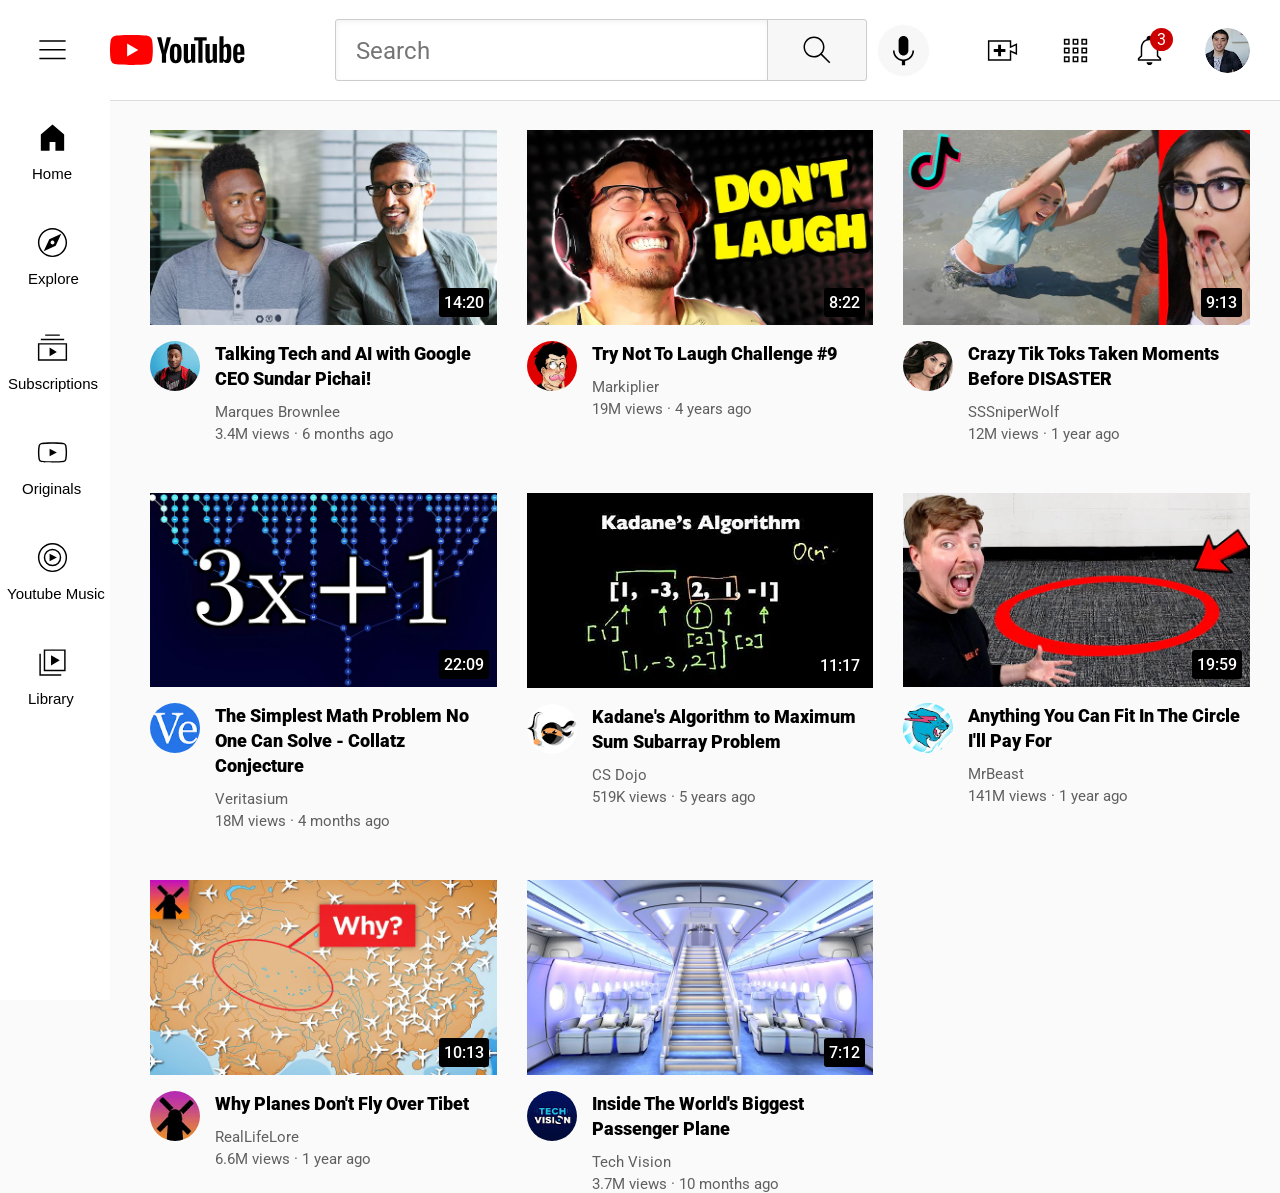
<file: index.html>
<!DOCTYPE html>
<html lang="en">
  <head>
    <meta charset="UTF-8">
    <meta name="viewport" content="width=device-width, initial-scale=1.0">
    <title>Youtube.com Clone</title>

    <link rel="preconnect" href="https://fonts.googleapis.com">
      <link rel="preconnect" href="https://fonts.gstatic.com" crossorigin>
      <link href="https://fonts.googleapis.com/css2?family=Roboto:wght@400;500;700&display=swap" rel="stylesheet">

      <link rel="stylesheet" href="styles/video-preview.css">
      <link rel="stylesheet" href="styles/header.css">
      <link rel="stylesheet" href="styles/general.css">
      <link rel="stylesheet" href="styles/sidebar.css">
  </head>

<!-- Comment
-->

  <body style="height: 1000px;">


    <header class="header">
            
        <div class="left-section">
          <img class="hamburger-menu" src="icons/hamburger-menu.svg" alt="">
          <img class="youtube-logo" src="icons/youtube-logo.svg" alt=""> 
          
        </div>

        <div class="middle-section">
          <input class="search-bar" type="text" placeholder="Search" >
          <button class="search-button">
            <img class="search-icon" src="icons/search.svg" alt="">
            <div class="tooltip">Search</div>
          </button>
          <button class="voice-search-button" >
            <img src="icons/voice-search-icon.svg" alt="">
            <div class="tooltip">Search with your voice</div>
          </button>
        </div>

        <div class="right-section">
          <div class="upload-container">
            <img class="upload" src="icons/upload.svg" alt="">
            <div class="tooltip">Create</div>
          </div>

          <div class="youtube-apps-container">
            <img class="youtube-apps" src="icons/youtube-apps.svg" alt="">
            <div class="tooltip">Youtube apps</div>
          </div>
          
          <div class="notifications-container">
            <img class="notifications" src="icons/notifications.svg" alt="">
            <div class="notifications-count">3</div>
            <div class="tooltip">Notifications</div>

          </div>
          <img class="my-channel" src="profiles/my-channel.jpeg" alt="">
        </div>
          
    </header>

    <sidebar class="sidebar">
        <div class="sidebar-link">
          <img class="home-icon" src="sidebar/home.svg" alt="">
          <p class="Home">Home</p>
        </div>

        <div class="sidebar-link">
          <img class="explore-icon" src="sidebar/explore.svg" alt="">
          <p class="Explore">Explore</p>
        </div>

        <div class="sidebar-link">
          <img class="subscriptions-icon" src="sidebar/subscriptions.svg" alt="">
          <p class="Subscriptions">Subscriptions</p>
        </div>

        <div class="sidebar-link">
          <img class="originals-icon" src="sidebar/originals.svg" alt="">
          <p class="Originals">Originals</p>
        </div>

        <div class="sidebar-link">
          <img class="youtube-music-icon" src="sidebar/youtube-music.svg" alt="">
          <p class="Youtube-Music">Youtube Music</p>
        </div>

        <div class="sidebar-link">
          <img class="library-icon" src="sidebar/library.svg" alt="">
          <p class="Library">Library</p>
        </div>

    </sidebar>

    <main>
      <section class="video-grid">

          <div class="video-preview">
            
            <div class="thumbnail-row">
              <div class="video-time-2">14:20</div>
              <a href="https://www.youtube.com/watch?v=n2RNcPRtAiY">
                <img class="thumbnail" src="thumbnails/thumbnail-1.webp">
              </a>
              
            </div>

            <div class="video-info-grid">

              <div class="channel-picture">
                <a href="https://www.youtube.com/c/mkbhd">
                  <img class="profile-picture" src="profiles/channel-1.jpeg">
                </a>
                
              </div>

              <div class="video-info">
                <p class="video-title">
                  Talking Tech and AI with Google CEO Sundar Pichai!
                </p>
                <p class="video-author">
                  Marques Brownlee
                </p>
                <p class="video-stats">
                  3.4M views &#183; 6 months ago
                </p>
              </div>

            </div>

          </div>

          <div class="video-preview">

            <div class="thumbnail-row">
              <div class="video-time">8:22</div>
              <a href="https://www.youtube.com/watch?v=mP0RAo9SKZk">
                <img class="thumbnail" src="thumbnails/thumbnail-2.webp">
              </a>
            </div>

            <div class="video-info-grid">

              <div class="channel-picture">
                <a href="https://www.youtube.com/c/markiplier">
                  <img class="profile-picture" src="profiles/channel-2.jpeg">
                </a>
                
              </div>

              <div class="video-info">
                <p class="video-title">
                  Try Not To Laugh Challenge #9
                </p>
                <p class="video-author">
                  Markiplier
                </p>
                <p class="video-stats">
                  19M views &#183; 4 years ago
                </p>
              </div>

            </div>

          </div>

          <div class="video-preview">

            <div class="thumbnail-row">
              <div class="video-time">9:13</div>
              <a href="https://www.youtube.com/watch?v=FgjPQQeTh1w">
                <img class="thumbnail" src="thumbnails/thumbnail-3.webp">
              </a>
              
            </div>

            <div class="video-info-grid">

              <div class="channel-picture">
                <a href="https://www.youtube.com/user/SSSniperWolf">
                  <img class="profile-picture" src="profiles/channel-3.jpeg">
                </a>
                
              </div>

              <div class="video-info">
                <p class="video-title">
                  Crazy Tik Toks Taken Moments Before DISASTER
                </p>
                <p class="video-author">
                  SSSniperWolf
                </p>
                <p class="video-stats">
                  12M views &#183; 1 year ago
                </p>
              </div>

            </div>

          </div>

          <div class="video-preview">

            <div class="thumbnail-row">
              <div class="video-time-2">22:09</div>
              <a href="https://www.youtube.com/watch?v=094y1Z2wpJg">
                <img class="thumbnail" src="thumbnails/thumbnail-4.webp">
              </a>
              
            </div>

            <div class="video-info-grid">
              <div class="channel-picture">
                <a href="https://www.youtube.com/c/veritasium">
                  <img class="profile-picture" src="profiles/channel-4.jpeg">
                </a>
                
              </div>

              <div class="video-info">
                <p class="video-title">
                  The Simplest Math Problem No One Can Solve - Collatz Conjecture
                </p>
                <p class="video-author">
                  Veritasium
                </p>
                <p class="video-stats">
                  18M views &#183; 4 months ago
                </p>
              </div>

            </div>

          </div>

          <div class="video-preview">

            <div class="thumbnail-row">
              <div class="video-time-2">11:17</div>
              <a href="https://www.youtube.com/watch?v=86CQq3pKSUw">
                <img class="thumbnail" src="thumbnails/thumbnail-5.webp">
              </a>
              
            </div>

            <div class="video-info-grid">

              <div class="channel-picture">
                <a href="https://www.youtube.com/c/CSDojo">
                  <img class="profile-picture" src="profiles/channel-5.jpeg">

                </a>
                
              </div>

              <div class="video-info">
                <p class="video-title">
                  Kadane's Algorithm to Maximum Sum Subarray Problem
                </p>
                <p class="video-author">
                  CS Dojo
                </p>
                <p class="video-stats">
                  519K views &#183; 5 years ago
                </p>
              </div>

            </div>

          </div>

          <div class="video-preview">

            <div class="thumbnail-row">
              <div class="video-time-2">19:59</div>
              <a href="https://www.youtube.com/watch?v=yXWw0_UfSFg">
                <img class="thumbnail" src="thumbnails/thumbnail-6.webp">
              </a>
              
            </div>

            <div class="video-info-grid">

              <div class="channel-picture">
                <a href="https://www.youtube.com/channel/UCX6OQ3DkcsbYNE6H8uQQuVA">
                  <img class="profile-picture" src="profiles/channel-6.jpeg">
                </a>
                
              </div>

              <div class="video-info">
                <p class="video-title">
                  Anything You Can Fit In The Circle I'll Pay For
                </p>
                <p class="video-author">
                  MrBeast
                </p>
                <p class="video-stats">
                  141M views &#183; 1 year ago
                </p>
              </div>

            </div>

          </div>

          <div class="video-preview">

            <div class="thumbnail-row">
              <div class="video-time-2">10:13</div>
              <a href="https://www.youtube.com/watch?v=fNVa1qMbF9Y">
                <img class="thumbnail" src="thumbnails/thumbnail-7.webp">
              </a>
              
            </div>

            <div class="video-info-grid">

              <div class="channel-picture">
                <a href="https://www.youtube.com/channel/UCP5tjEmvPItGyLhmjdwP7Ww">
                  <img class="profile-picture" src="profiles/channel-7.jpeg">
                </a>
                
              </div>

              <div class="video-info">
                <p class="video-title">
                  Why Planes Don't Fly Over Tibet
                </p>
                <p class="video-author">
                  RealLifeLore
                </p>
                <p class="video-stats">
                  6.6M views &#183; 1 year ago
                </p>
              </div>

            </div>

          </div>

          <div class="video-preview">

            <div class="thumbnail-row">
              <div class="video-time-2">7:12</div>
              <a href="https://www.youtube.com/watch?v=lFm4EM1juls">
                <img class="thumbnail" src="thumbnails/thumbnail-8.webp">
              </a>
              
            </div>

            <div class="video-info-grid">

              <div class="channel-picture">
                <a href="https://www.youtube.com/channel/UCHAK6CyegY22Zj2GWrcaIxg">
                  <img class="profile-picture" src="profiles/channel-8.jpeg">
                </a>
                
              </div>

              <div class="video-info">
                <p class="video-title">
                  Inside The World's Biggest Passenger Plane
                </p>
                <p class="video-author">
                  Tech Vision
                </p>
                <p class="video-stats">
                  3.7M views &#183; 10 months ago
                </p>
              </div>

            </div>

          </div>

      </section>
    </main>
      

  </body>
</html>
</file>
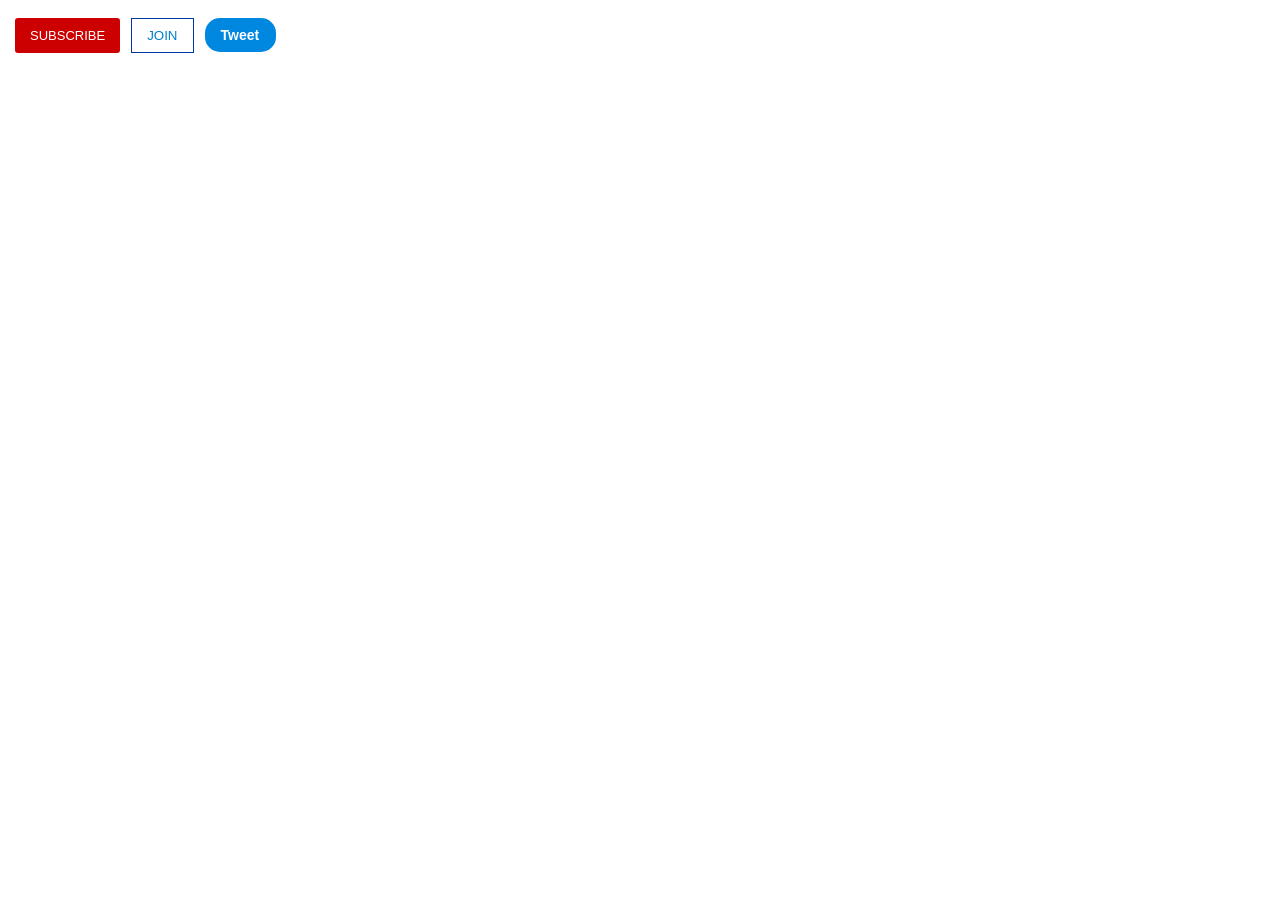
<file: practice/buttons.html>
<!DOCTYPE html>
<html lang="en">
<head>
  <meta charset="UTF-8">
  <meta name="viewport" content="width=device-width, initial-scale=1.0">
  <title>Buttons Practice</title>
  <link rel="stylesheet" href="buttons.css">

</head>
<body>
  <button class="subsribe-button">
    SUBSCRIBE
  </button>
  
  <button class="join-button">
    JOIN
  </button>
  
  <button class="tweet-button">
    Tweet
  </button>


</body>
</html>
</file>
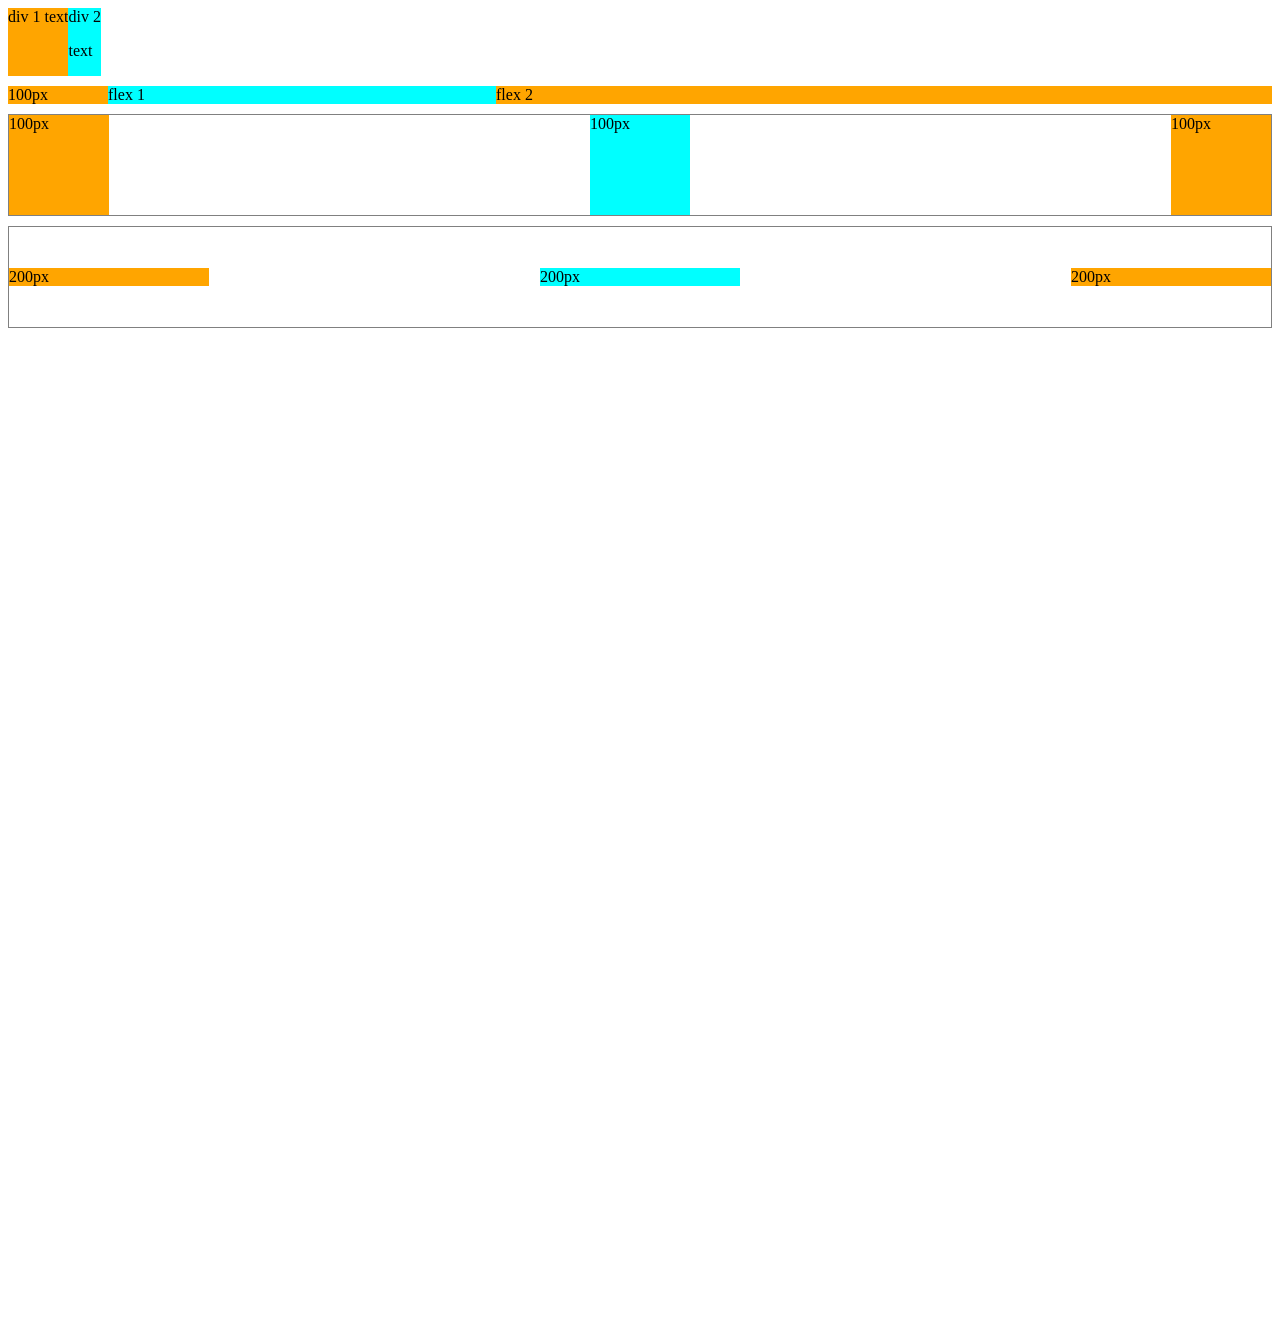
<file: practice/flexbox.html>
<!DOCTYPE html>
<html lang="en">
<head>
  <meta charset="UTF-8">
  <meta name="viewport" content="width=device-width, initial-scale=1.0">
  <title>Flexbox Practice</title>
</head>
<body  style="
      padding-bottom: 1000px;">

  <div style="
      display: flex;
      flex-direction: row;;">

    <div style="
      background-color: orange;">
      div 1 text
    </div>
    <div style="
        background-color: aqua;">
        div 2 <p>text</p>
    </div>

  </div>
    
  <div style="
      display: flex;
      flex-direction: row;
      margin-top: 10px;">

    <div style="
      background-color: orange;
      width: 100px;">
      100px
    </div>
    <div style="
      background-color: aqua;
      flex: 1;">
      flex 1 
    </div>
    <div style="
      background-color: orange;
      flex: 2;">
      flex 2 
    </div>
  </div>


  <div style="
      height: 100px;
      border-width: 1px;
      border-style: solid;
      border-color: gray;
      justify-content: space-between;
  
      display: flex;
      flex-direction: row;
      margin-top: 10px;">

    <div style="
      background-color: orange;
      width: 100px;">
      100px
    </div>
    <div style="
      background-color: aqua;
      width: 100px;">
      100px 
    </div>
    <div style="
      background-color: orange;
      width: 100px;">
      100px 
    </div>
  </div>

  <div style="
      height: 100px;
      border-width: 1px;
      border-style: solid;
      border-color: gray;
      justify-content: space-between;
      align-items: center;
  
      display: flex;
      flex-direction: row;
      margin-top: 10px;">

    <div style="
      background-color: orange;
      width: 200px;">
      200px
    </div>
    <div style="
      background-color: aqua;
      width: 200px;">
      200px 
    </div>
    <div style="
      background-color: orange;
      width: 200px;">
      200px 
    </div>
  </div>

</body>
</html>
</file>
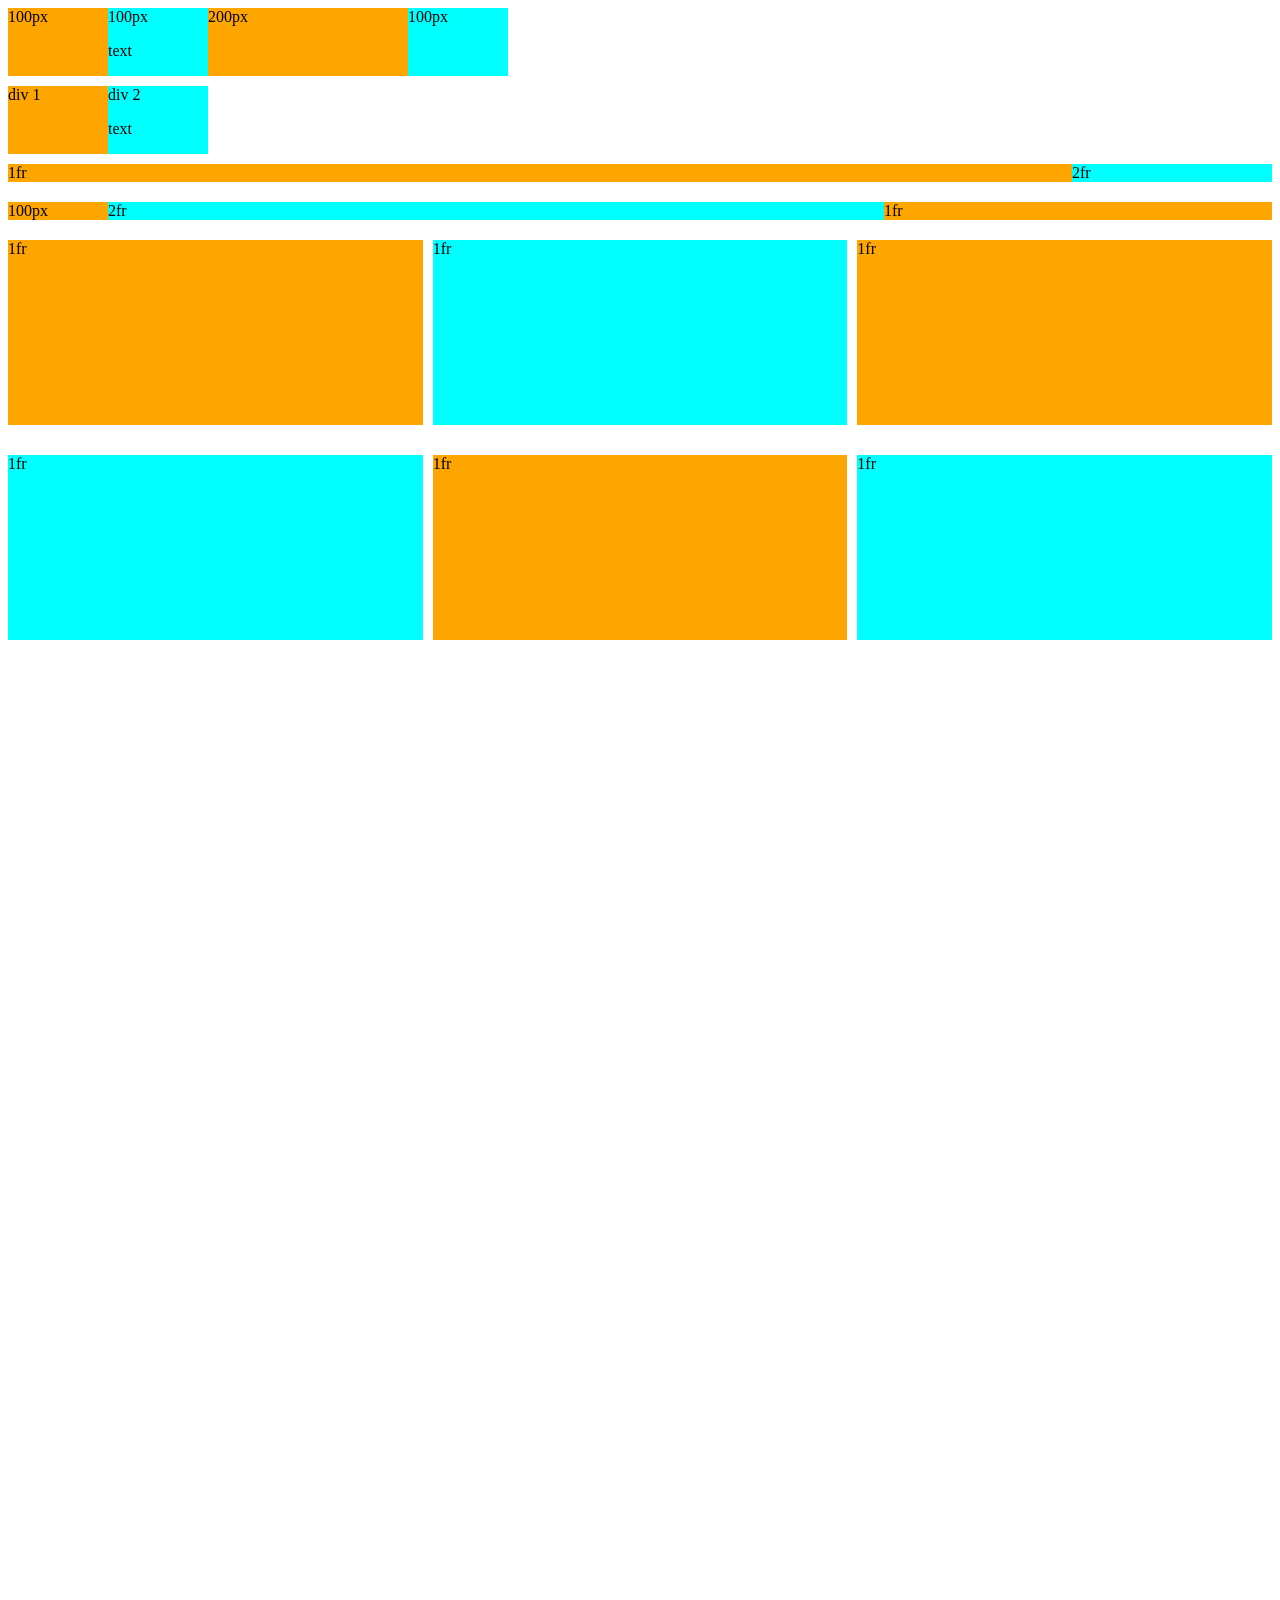
<file: practice/grid.html>
<!DOCTYPE html>
<html lang="en">
<head>
  <meta charset="UTF-8">
  <meta name="viewport" content="width=device-width, initial-scale=1.0">
  <title>Grid Practice</title>

</head>
<body style="
    padding-bottom: 1000px;">

  <div style="
    margin-bottom: 10px;
    display: grid;
    grid-template-columns: 100px 100px 200px 100px
    ;">
    <div style="background-color: orange;">
      100px
    </div>
    <div style="background-color: aqua; ">
      100px <p> text</p>
    </div>
    <div style="background-color: orange;">
      200px
    </div>
    <div style="background-color: aqua; ">
      100px
    </div> 
    </div>
  </div>

  <div style="
    display: grid;
    grid-template-columns: 100px 100px;">
    <div style="background-color: orange;">
      div 1
    </div>
    <div style="background-color: aqua; ">
      div 2 <p>text</p>
    </div>
  </div>


  <div style="
    margin-top: 10px;
    display: grid;
    grid-template-columns: 2fr 200px;">
    <div style="background-color: orange;">
      1fr
    </div>
    <div style="background-color: aqua; ">
      2fr
    </div>
  </div>

  <div style="
  margin-top: 20px;
    display: grid;
    grid-template-columns: 100px 2fr 1fr;">
    <div style="background-color: orange;">
      100px
    </div>
    <div style="background-color: aqua; ">
      2fr
    </div>
    <div style="background-color: orange;">
      1fr
    </div>
  </div>

  <div style="
  margin-top: 20px;
    display: grid;
    grid-template-columns: 1fr 1fr 1fr;
    height: 400px;
    column-gap: 10px;
    row-gap: 30px;">
    <div style="background-color: orange;">
      1fr
    </div>
    <div style="background-color: aqua; ">
      1fr
    </div>
    <div style="background-color: orange;">
      1fr
    </div>
    <div style="background-color: aqua; ">
      1fr
    </div>
    <div style="background-color: orange;">
      1fr
    </div>
    <div style="background-color: aqua; ">
      1fr
    </div>
  </div>

</body>
</html>
</file>
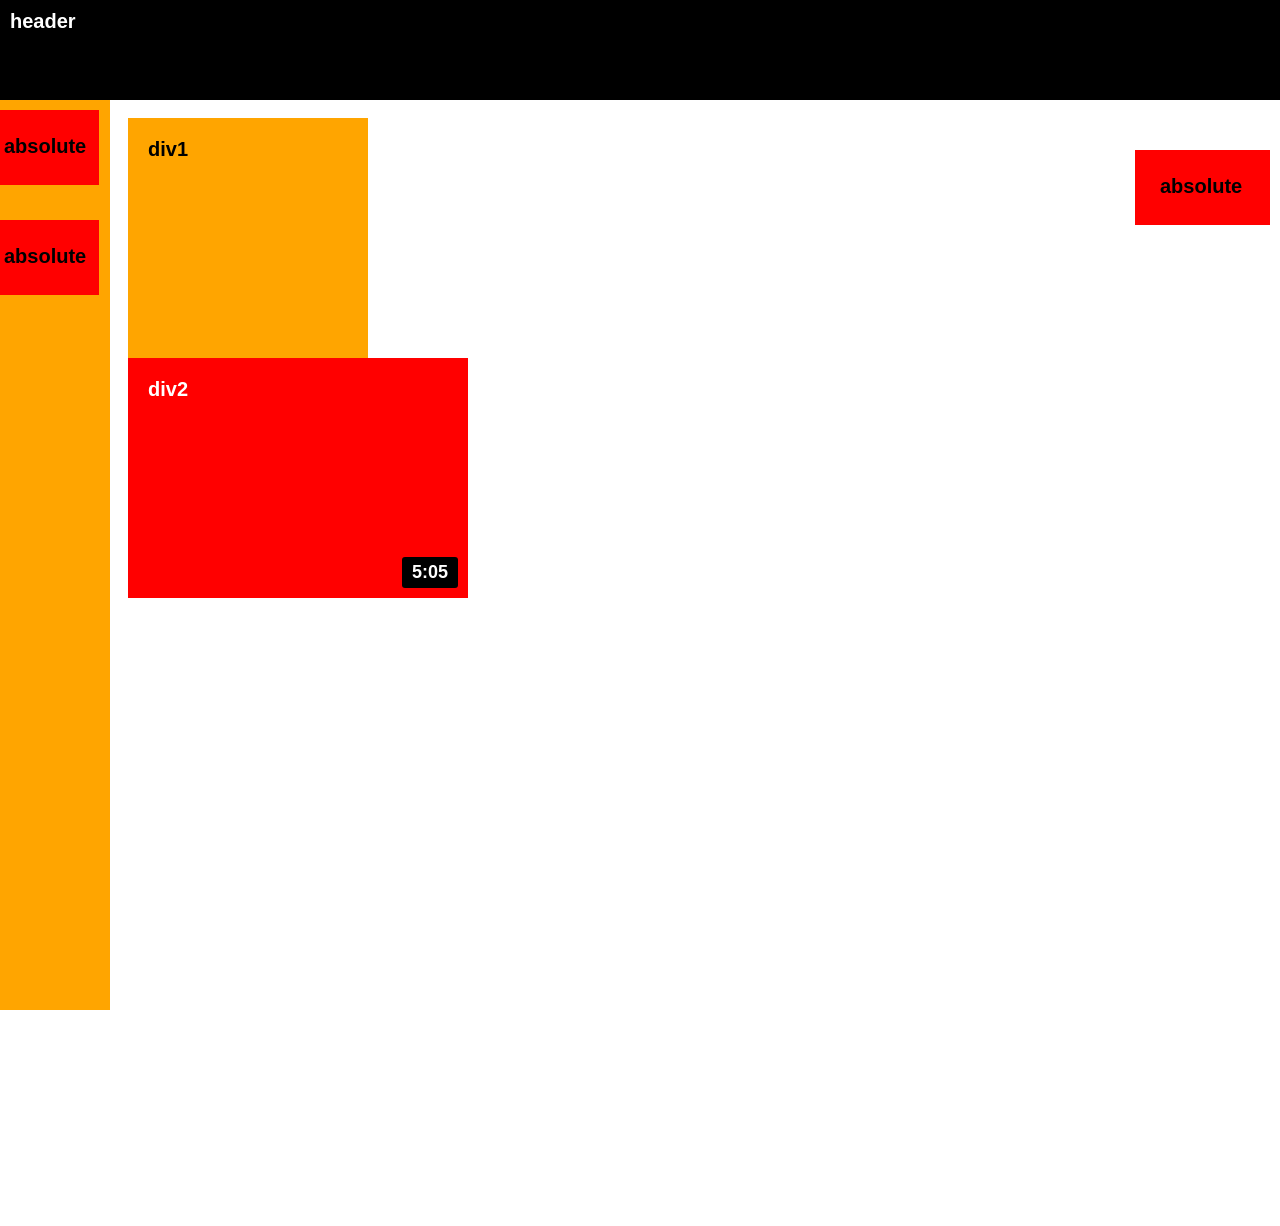
<file: practice/position.html>
<!DOCTYPE html>
<html lang="en">
<head>
  <meta charset="UTF-8">
  <meta name="viewport" content="width=device-width, initial-scale=1.0">
  <title>Position Practice</title>

</head>
<body style="height: 1200px;
      padding-top: 10px;
      padding-left: 120px;
      font-family: Arial;
      font-weight: bold;
      font-size: 20px;">

  <div style="
    background-color: rgb(0, 0, 0);
    color: white;
    position: fixed;
    top: 0;
    left: 0;
    right: 0;
    height: 90px;
    padding-left: 10px;
    padding-top: 10px;
    z-index: 2;
    ">
    header</div>

  <div style="
    background-color: orange;
    color: black;
    position: fixed;
    top: 100px;
    left: 0;
    height: 100%;
    width: 100px;
    padding-left: 10px;
    padding-top: 10px;
    " >
    sidebar

    <div style="
    background-color: red;
    top: 10px;
    width: 95px;
    height: 50px;
    position: absolute;
    left: 0;
    padding-top: 25px;
    padding-left: 4px;"> 
    absolute</div>

    <div style="
    background-color: red;
    top: 120px;
    width: 95px;
    height: 50px;
    position: absolute;
    left: 0;
    padding-top: 25px;
    padding-left: 4px;"> 
    absolute</div>
  </div>


  <div style="
    background-color: red;
    top: 150px;
    width: 110px;
    height: 50px;
    position: absolute;
    right: 10px;
    padding-top: 25px;
    padding-left: 25px"> 
    absolute</div>
    


  <div style="
    background-color: orange ;
    margin-top: 100px;
    padding: 20px;
    height: 200px;
    width: 200px;
    ">
    div1
  </div>

  <div style="
    position: relative;
    background-color: red;
    color: white;
    padding: 20px;
    height: 200px;
    width: 300px;
    ">
    div2

    <div style="
    position: absolute;
    bottom: 10px;
    right: 10px;
    background-color: black;
    font-size: 18px;
    font-family: Arial, Helvetica, sans-serif;
    font-weight: bold;
    color: white;
    padding-left: 10px;
    padding-right: 10px ;
    padding-top: 5px;
    padding-bottom: 5px;
    border-radius: 3px;

    ">5:05</div>
  </div>

</body>
</html>
</file>
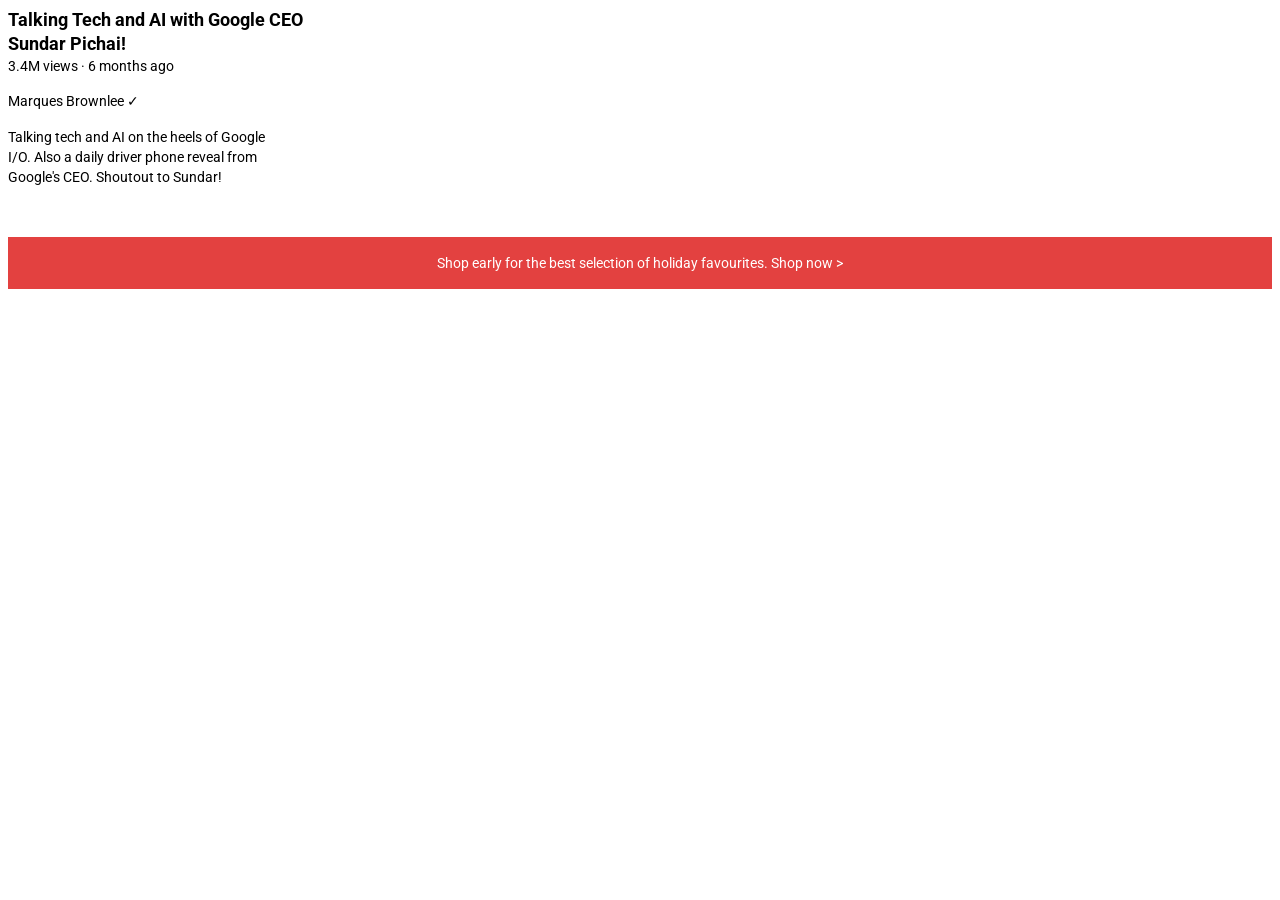
<file: practice/text.html>
<!DOCTYPE html>
<html lang="en">
<head>
  <meta charset="UTF-8">
  <meta name="viewport" content="width=device-width, initial-scale=1.0">
  <title>Text Practice</title>
  
  <link rel="preconnect" href="https://fonts.googleapis.com">
  <link rel="preconnect" href="https://fonts.gstatic.com" crossorigin>
  <link href="https://fonts.googleapis.com/css2?family=Roboto:ital,wght@0,100;0,300;0,400;0,500;0,700;0,900;1,100;1,300;1,400;1,500;1,700;1,900&display=swap" rel="stylesheet">

  <link rel="stylesheet" href="text.css">

</head>
<body>

  <p class="video-title">
    Talking Tech and AI with Google CEO Sundar Pichai!
  
  </p>
  
  <p class="video-stats">
    3.4M views &#183; 6 months ago
  </p>
  
  <p class="tick">
    Marques Brownlee ✓
  </p>
  
  <p class="video-desc">
    Talking tech and AI on the heels of Google <br> I/O.
    Also a daily driver phone reveal from <br>Google's CEO. Shoutout to Sundar!
  </p>
  
  <p class="apple-text">
    Shop early for the best selection of holiday favourites. <span class="span-ex">Shop now ></span>
  </p>

</body>
</html>
</file>
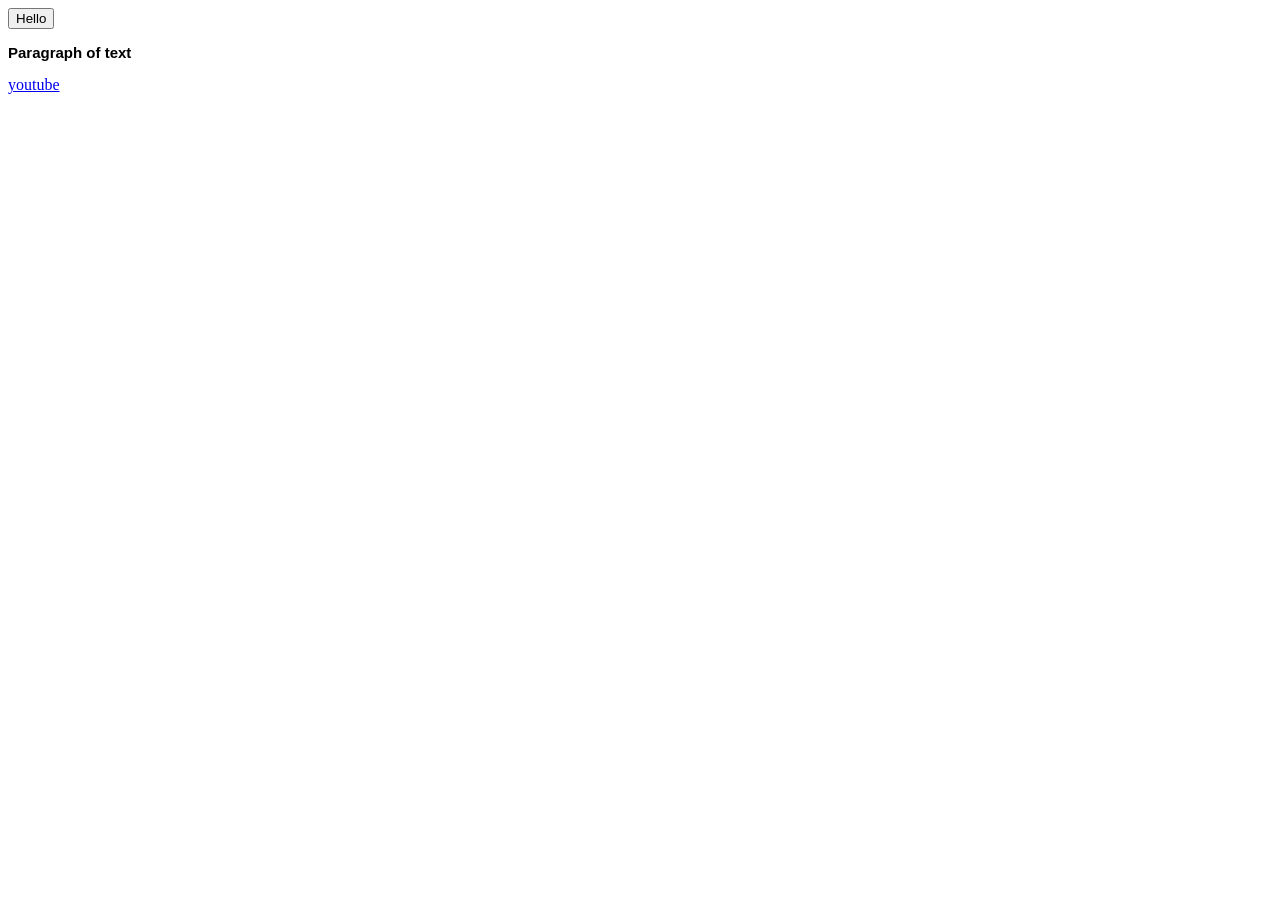
<file: practice/website.html>
<!DOCTYPE html>
<html lang="en">
<head>
    <meta charset="UTF-8">
    <meta name="viewport" content="width=device-width, initial-scale=1.0">
    <title>random</title>
    
    <style>
        .pd{
            font-family: Arial, Helvetica, sans-serif;
            font-size: 15px;
            font-weight: bold;
        }
    
    </style>

</head>
<body>
    <button>Hello</button>
    <p class="pd">Paragraph of text</p>
    <a href="https://www.youtube.com" target="_blank">youtube</a>

</body>
</html>
</file>
<file: styles/video-preview.css>
.thumbnail {
  width: 100%;
  margin-top: 10px;
  cursor: pointer;
}

.video-title {
  margin-top: 0;
  font-size: 18px;
  font-weight: 900;
  line-height: 25px;
  margin-bottom: 12px;
  margin-left: 15px;
}

.video-info-grid{
  display: grid;
  grid-template-columns: 50px 1fr;
}

.profile-picture {
  width: 50px;
  border-radius: 50px;
}

.thumbnail-row {
  margin-bottom: 12px;
  position: relative;
}

.video-author,
.video-stats {
  font-size: 15px;
  color: rgb(96, 96, 96);
  margin-left: 15px;
}

.video-author {
  margin-bottom: 4px;
}

.video-grid{

  display: grid;
  grid-template-columns: 1fr 1fr 1fr;
  column-gap: 30px;
  row-gap: 40px;
  margin-top: 120px;
  margin-left: 150px;
  margin-right: 30px;
  
}

@media(max-width:850px){
  .video-grid{
grid-template-columns: 1fr 1fr;
  }
}

@media(max-width:851px) and(min-width:1299px){
  .video-grid{
    grid-template-columns: 1fr 1fr 1fr;
  }
}

@media(min-width:1300px){
  .video-grid{
    grid-template-columns: 1fr 1fr 1fr 1fr;
  }
}



.video-time{
  position: absolute;
  background-color: black;
  color: white;
  font-size: 16px;
  font-weight: 500;
  font-family: Roboto , Arial;
  padding:5px;
  border-radius: 3px;
  bottom: 12px;
  right: 8px;

}

.video-time-2{
  position: absolute;
  background-color: black;
  color: white;
  font-size: 16px;
  font-weight: 500;
  font-family: Roboto , Arial;
  padding: 5px;
  border-radius: 3px;
  bottom: 12px;
  right: 8px;
  
}
</file>
<file: styles/header.css>
.search-bar {
  font-size: 30px;
}

.header{
  display: flex;
  flex-direction: row ;
  justify-content: space-between;
  position: fixed;
  top: 0px;
  left: 0px;
  right: 0px;
  height: 100px;
  background-color: white;
  border-bottom: 1px solid rgb(220, 220, 220);
  z-index: 2;
}



.left-section{
  align-items: center;
  display: flex;
  
}

.hamburger-menu{
  height: 35px;
  margin-left: 35px;
  margin-right: 40px;
  cursor: pointer;
}

.youtube-logo{
  height: 30px;
  cursor: pointer;
}



.middle-section{
  flex: 1;
  margin-left: 90px;
  margin-right: 50px;
  max-width: 700px;
  display: flex;
  align-items: center;

}

.search-button{
  height: 62px;
  width: 100px;
  border: 1px solid rgb(204, 204, 204);
  background-color: rgb(247, 247, 247);
  border-top-right-radius: 3px;
  border-end-end-radius: 3px;
  margin-left: -1px;
  cursor: pointer;
  position: relative;
  display: flex;
  justify-content: center;
  align-items: center;
  
}

.search-button .tooltip {
  position: absolute;
  bottom: -65px;
  left: 12px;
  font-size: 18px;
  background-color: rgba(96, 96, 96, 0.9);
  color: white;
  font-family: Roboto , Arial;
  font-weight: 300;
  padding-left: 12px;
  padding-top: 15px;
  padding-bottom: 15px;
  padding-right: 12px;
  border-radius: 3px;
  opacity: 0;
  transition: opacity 0.10s;

}

.search-button:hover .tooltip{
  opacity: 1;
}


.search-button:hover{
  background-color: rgba(232, 232, 232, 0.775);

}

.search-button:active{
  background-color: rgba(225, 225, 225, 0.867);
  opacity: 1;
}

.search-bar{
  height: 50px;
  flex: 1;
  font-size: 25px;
  padding-left: 20px;
  padding-top: 5px;
  padding-bottom: 5px;
  border: 1px solid rgb(204, 204, 204);
  border-top-left-radius: 3px;
  border-end-start-radius: 3px;
  box-shadow: inset 1px 2px 5px rgba(1, 1, 1, 0.05);
}



.search-icon{
  height: 36px;
}

.search-bar::placeholder{
  font-family:Roboto, Arial;
  font-size: 24px;
  
}

.voice-search-button {
  height: 53px;
  width: 53px;
  border-width: 1px;
  border-style: solid;
  border-color: white;
  border-radius: 30px;
  background-color: rgba(192, 192, 192, 0.139);
  margin-left: 10px;
  cursor: pointer;
  position: relative;
  display: flex;
  justify-content: center;
  align-items: center;
}


.voice-search-button .tooltip{
  position: absolute;
  bottom: -65px;
  font-size: 18px;
  background-color: rgba(96, 96, 96, 0.9);
  color: white;
  font-family: Roboto , Arial;
  font-weight: 300;
  padding-left: 12px;
  padding-top: 15px;
  padding-bottom: 15px;
  padding-right: 12px;
  border-radius: 3px;
  opacity: 0;
  transition: opacity 0.10s;
  white-space: nowrap;

}

.voice-search-button:hover .tooltip{
  opacity: 1;
}



.right-section{
  width: 300px;
  display: flex;
  align-items: center;
  justify-content: space-between;
  flex-shrink: 0;
  
}


.upload-container,
.youtube-apps-container ,
.notifications-container{
  position: relative;
  display: flex;
  justify-content: center;
}


.upload-container .tooltip,
.youtube-apps-container .tooltip ,
.notifications-container .tooltip{
  position: absolute;
  bottom: -70px;
  font-size: 18px;
  background-color: rgba(96, 96, 96, 0.9);
  color: white;
  font-family: Roboto , Arial;
  font-weight: 300;
  padding-left: 12px;
  padding-top: 15px;
  padding-bottom: 15px;
  padding-right: 12px;
  border-radius: 3px;
  opacity: 0;
  transition: opacity 0.10s;
  white-space: nowrap;

}


.upload-container:hover .tooltip,
.youtube-apps-container:hover .tooltip ,
.notifications-container:hover .tooltip{
  opacity: 1;
}


.upload-container{
  height: 35px;
  margin-left: 5px;
  cursor: pointer;
  display: flex;
}


.youtube-apps-container{
  height: 35px;
  cursor: pointer;
  display: flex;
  
}

.notifications-container{
  height: 40px;
  position: relative;
  cursor: pointer;
  display: flex;
  justify-content: center;
  align-items: center;
  position: relative;
  
}

.notifications{
  height: 35px;
  
}

.notifications-count{
  position: absolute;
  top: -2px;
  right: -6px;
  background-color: rgb(204, 0, 0);
  color: white;
  font-family: Roboto, Arial;
  font-weight: 400;
  border-radius: 15px;
  padding-left: 7px;
  padding-right: 7px;
  padding-top: 2px;
  padding-bottom: 2px;

}


.my-channel{
  height: 45px;
  border-radius: 30px;
  margin-right: 30px;
  cursor: pointer;
}
</file>
<file: styles/general.css>
p {
  margin-top: 0;
  margin-bottom: 0;
}

/* Comment */

body{
  font-family: Roboto, Arial;
  margin: 0;
  background-color: rgba(241, 241, 241, 0.3);
}
</file>
<file: styles/sidebar.css>
.sidebar{
    background-color: rgb(255, 255, 255);
    color: black;
    position: fixed;
    top: 100px;
    left: 0;
    height: 100%;
    width: 110px;
    font-family: Arial;
    font-weight: bold;
    cursor: pointer;
    padding-left: 0;
    z-index: 5;
    
  }

.sidebar-link{
  display: grid;
  margin-top: 0;
  
}

.sidebar-link:hover{
  background-color: rgba(233, 233, 233, 0.775);
}


.Home{
  margin-left: 32px;
  margin-top: 10px;
  font-size: 15px;
  font-weight: 400;
  margin-bottom: 23px;
}

.Explore{
  margin-left: 28px;
  margin-top: 10px;
  font-size: 15px;
  font-weight: 400;
  margin-bottom: 23px;
}

.Subscriptions{
  margin-left: 8px;
  margin-top: 10px;
  font-size: 15px;
  font-weight: 400;
  margin-bottom: 23px;
}

.Originals{
  margin-left: 22px;
  margin-top: 10px;
  font-size: 15px;
  font-weight: 400;
  margin-bottom: 23px;
}

.Youtube-Music{
  margin-left: 7px;
  margin-top: 10px;
  width: 100px;
  font-size: 15px;
  font-weight: 400;
  margin-bottom: 23px;
}

.Library{
  margin-left: 28px;
  margin-top: 10px;
  font-size: 15px;
  font-weight: 400;
  margin-bottom: 23px;
}


.home-icon{
  height: 35px;
  padding-left: 35px;
  margin-top: 20px;

}

.explore-icon{
  height: 35px;
  padding-left: 35px;
  margin-top: 20px;

}

.subscriptions-icon{
  height: 35px;
  padding-left: 35px;
  margin-top: 20px;

}


.originals-icon{
  height: 35px;
  padding-left: 35px;
  margin-top: 20px;

}

.youtube-music-icon{
  height: 35px;
  padding-left: 35px;
  margin-top: 20px;

}

.library-icon{
  height: 35px;
  padding-left: 35px;
  margin-top: 20px;

}
</file>
<file: practice/buttons.css>
.subsribe-button {
      background-color: rgb(204, 0, 0);
      color: white;
      border: none;
      
      border-radius: 3px;
      cursor: pointer;
      transition: opacity 0.10s;
      font-size: 13px;
      padding-top: 10px;
      padding-left: 15px;
      padding-bottom: 10px;
      padding-right: 15px;
    }
  
.subsribe-button:hover {
      opacity: 0.7;
    }
  
.subsribe-button:active{
      opacity: 0.5;
    }
  
  
.join-button {
      background-color: rgb(255, 255, 255);
      color: rgb(0, 128, 202);
      border: 1px solid rgb(0, 56, 161);
      padding-top: 9px;
      padding-left: 15px;
      padding-bottom: 9px;
      padding-right: 15px;
      border-radius: 0px;
      cursor: pointer;
      transition: background-color 0.10s,
        colour 0.10s;
      
    }
  
.join-button:hover{
      background-color: rgb(0, 56, 161);
      color: white;
    }
  
.join-button:active{
      opacity: 0.7;
    }
  
  
.tweet-button {
      background-color: rgb(0, 135, 224);
      color: white;
      border: none;
      padding-top: 9px;
      padding-left: 16px;
      padding-bottom: 9px;
      padding-right: 17px;
      border-radius: 15px;
      cursor: pointer;
      font-weight: bold;
      font-size: 14px;
      transition: box-shadow 0.15s;
  
    }
  
.tweet-button:hover{
      box-shadow: 5px 5px 10px rgba(0,0,0,0.2);
      
    }
  
.tweet-button:active{
      opacity: 0.7;
    }
    button{
      margin-top: 10px;
      margin-left: 7px;
    }
</file>
<file: practice/text.css>
p{
  font-family: Roboto;
  margin-top: 0;
  margin-bottom: 0;
}

.video-title{
  font-size: 18px;
  font-weight: 700;
  width: 300px;
  line-height: 24px;
  margin-bottom: 5;

}

.video-stats{
  font-size: 14px;
  font-weight: 400;
  line-height: 20px;
  color: black;
  margin-bottom: 15px;

}

.tick{
  font-size: 14px;
  font-weight: 400;
  line-height: 21px;
  margin-bottom: 15px;

}

.video-desc{
  font-size: 14px;
  font-weight: 400;
  width: 500px;
  line-height: 20px;
  margin-bottom: 50px;

}


.apple-text{
  font-size: 14px;
  font-weight: 400;
  background-color: rgb(227, 65, 64);
  text-align: center;
  color: white;
  padding-top: 18px;
  padding-left: 16px;
  padding-bottom: 18px;
  padding-right: 16px;
  
}


.span-ex:hover{
  text-decoration: underline;
  cursor: pointer;

}
</file>
